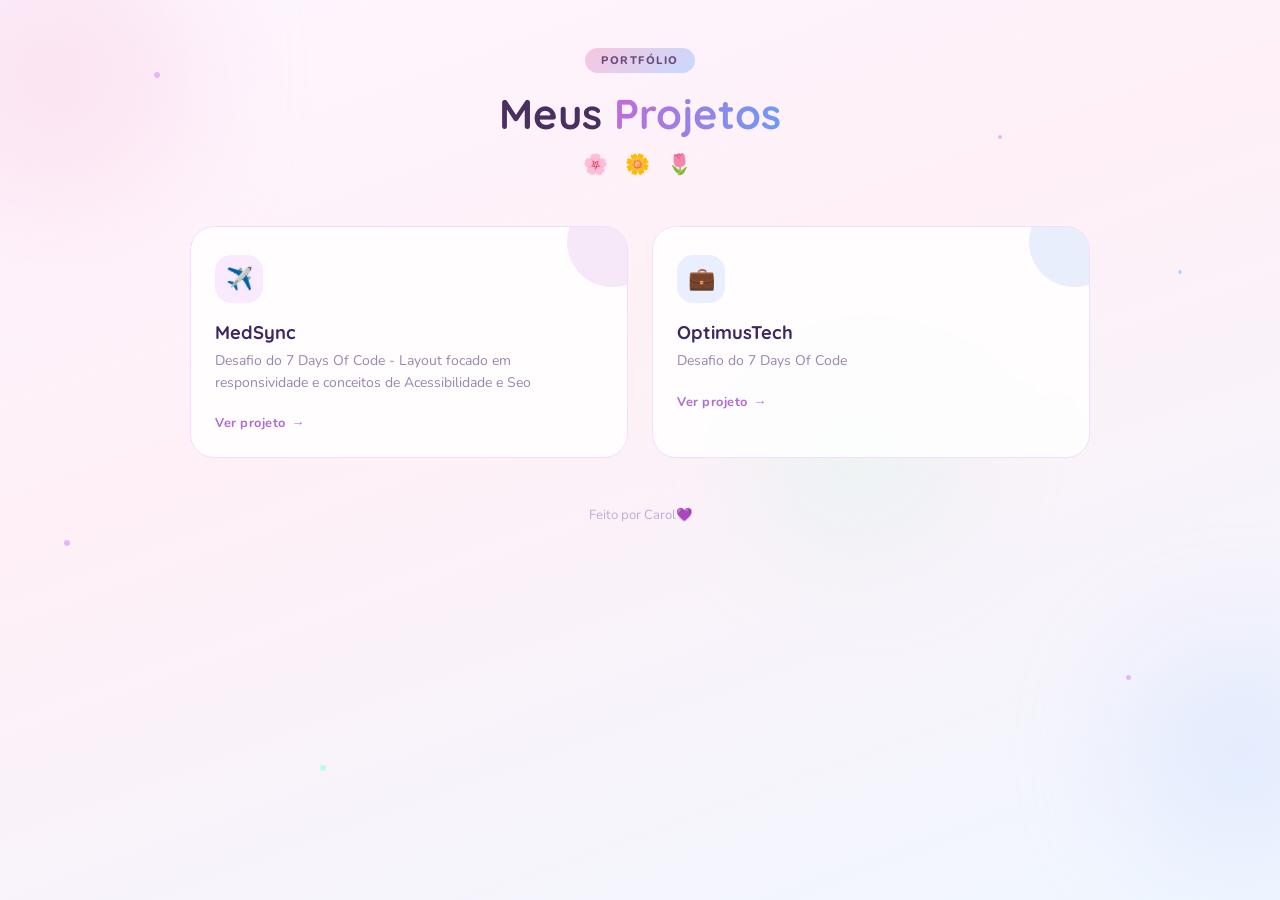
<file: index.html>
<!doctype html>
<html lang="pt-br">

<head>
    <meta charset="UTF-8" />
    <link rel="icon" type="image/x-icon" href="favicon.png">
    <title>Minhas Landing Pages</title>
    <meta name="viewport" content="width=device-width, initial-scale=1.0" />
    <link rel="preconnect" href="https://fonts.googleapis.com" />
    <link
        href="https://fonts.googleapis.com/css2?family=Nunito:wght@400;600;700;800&family=Quicksand:wght@500;600;700&display=swap"
        rel="stylesheet" />
    <link rel="stylesheet" href="style.css" />
</head>

<body>
    <div class="deco-blob blob1"></div>
    <div class="deco-blob blob2"></div>
    <div class="deco-blob blob3"></div>

    <div class="stars">
        <div class="star" style="top: 8%; left: 12%; animation-delay: 0s"></div>
        <div class="star" style="top: 15%; left: 78%; animation-delay: 0.8s; width: 4px; height: 4px;"></div>
        <div class="star" style="top: 60%; left: 5%; animation-delay: 1.4s"></div>
        <div class="star" style="top: 75%; left: 88%; animation-delay: 0.3s; width: 5px; height: 5px;"></div>
        <div class="star" style="top: 30%; left: 92%; animation-delay: 2s; width: 4px; height: 4px; background: #b6d4ff;"></div>
        <div class="star" style="top: 85%; left: 25%; animation-delay: 1s; background: #b6ffe6"></div>
    </div>

    <header>
        <div class="header-badge">portfólio</div>
        <h1>Meus <span class="accent">Projetos</span></h1>
        <div class="deco-flowers">🌸 🌼 🌷</div>
    </header>

    <main class="grid">

        <a href="7days-responsive-clinic/index.html" class="card">
            <div class="card-icon">✈️</div>
            <div class="card-content">
                <h2>MedSync</h2>
                <p>Desafio do 7 Days Of Code - Layout focado em responsividade e conceitos de Acessibilidade e Seo</p>
                <span class="card-cta">Ver projeto <span class="cta-arrow">→</span></span>
            </div>
        </a>

        <a href="7days-job-board/index.html" class="card">
            <div class="card-icon">💼</div>
            <div class="card-content">
                <h2>OptimusTech</h2>
                <p>Desafio do 7 Days Of Code</p>
                <span class="card-cta">Ver projeto <span class="cta-arrow">→</span></span>
            </div>
        </a>
    </main>

    <footer>Feito por Carol💜</footer>
</body>

</html>
</file>
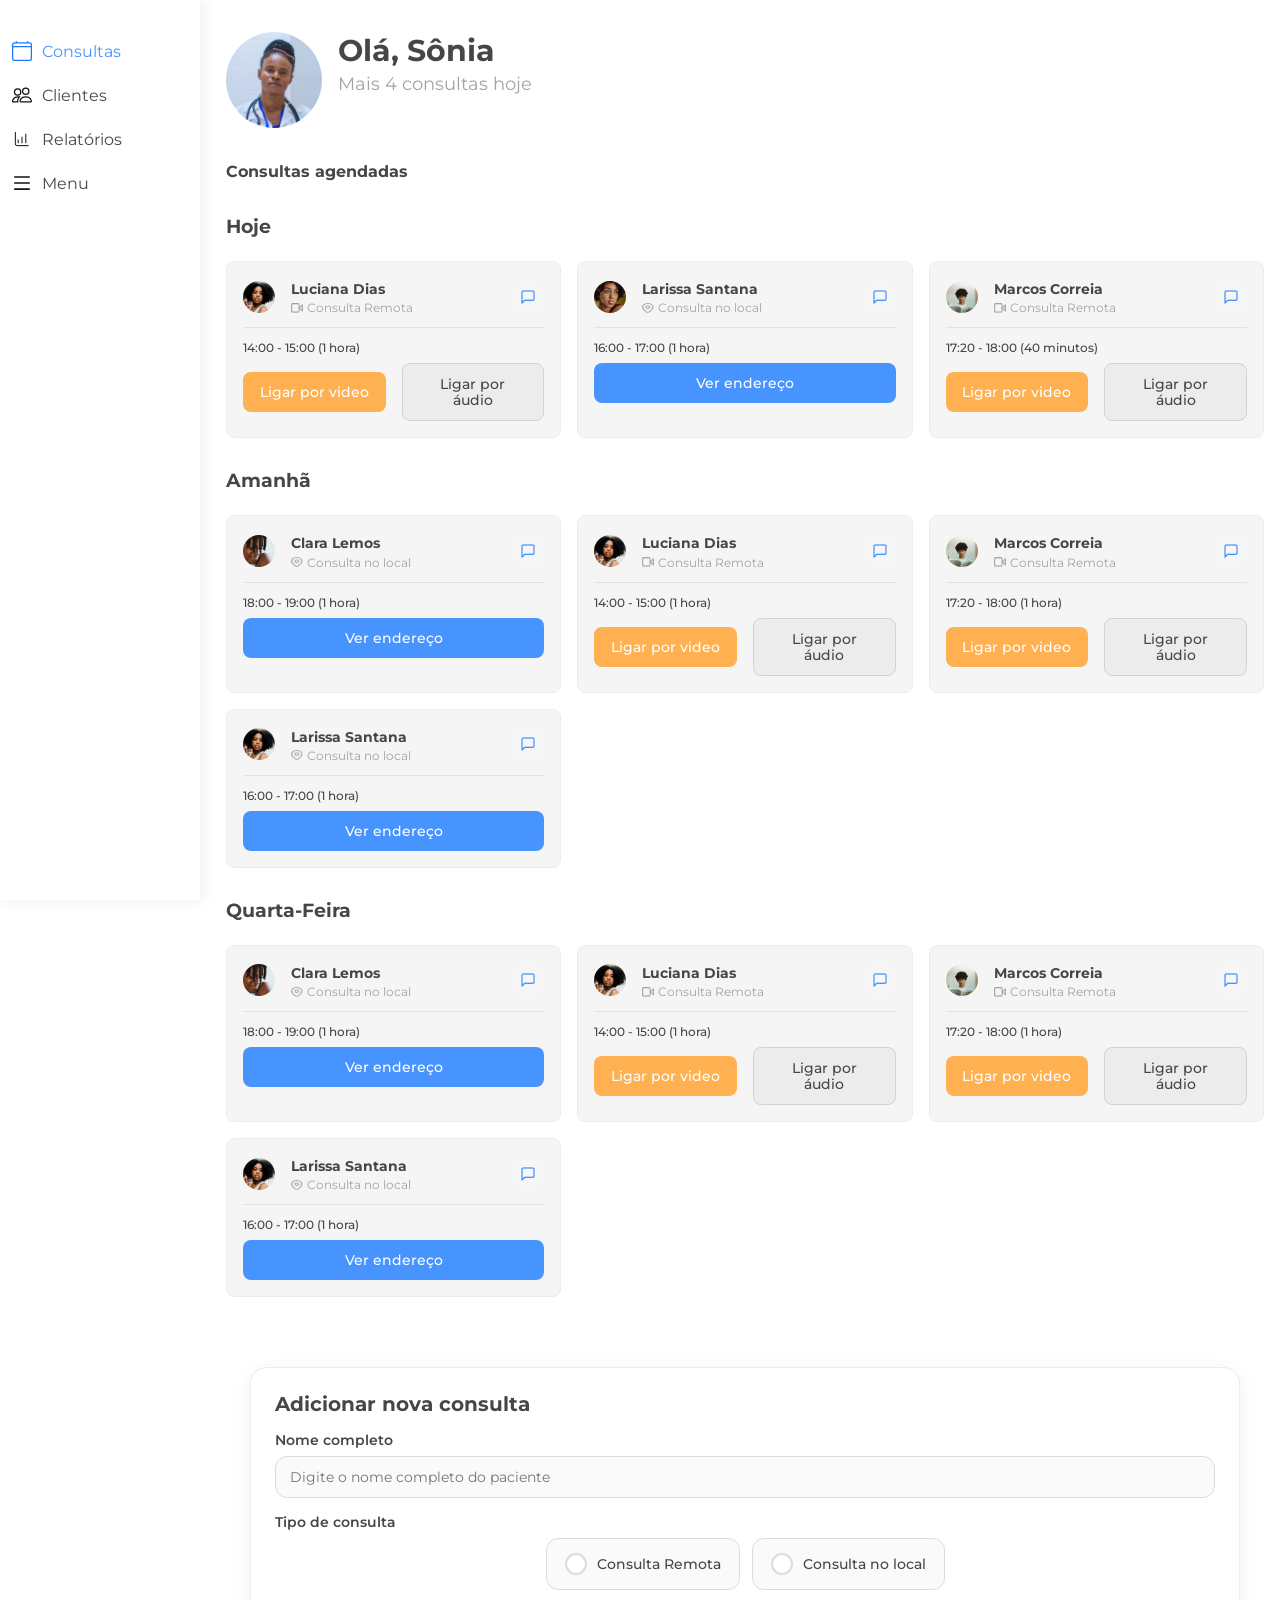
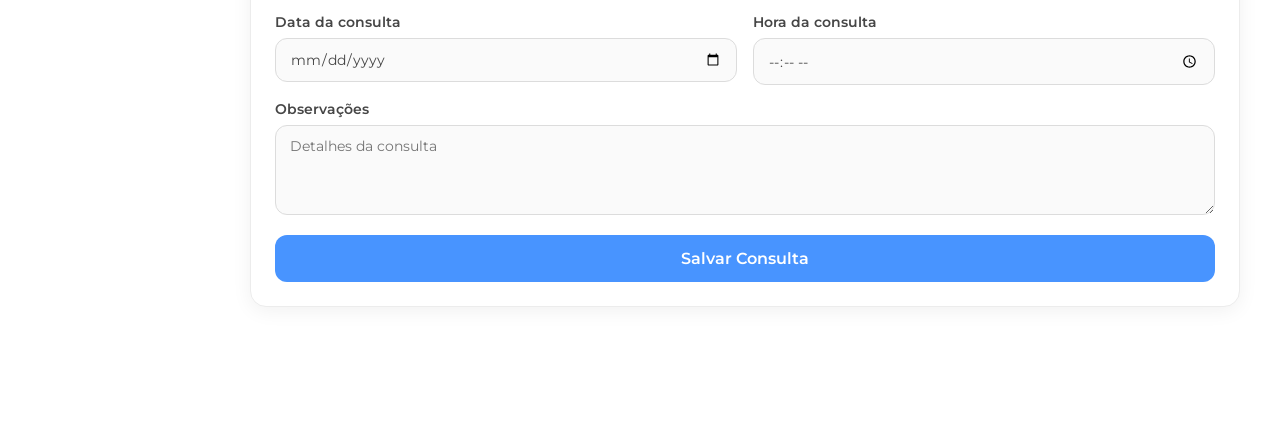
<file: 7days-responsive-clinic/index.html>
<!doctype html>
<html lang="pt">

<head>
    <meta charset="UTF-8" />
    <meta name="viewport" content="width=device-width, initial-scale=1.0" />
    <meta name="description"
        content="Painel MedSync para médicos com agenda de consultas, atendimentos remotos e consultas presenciais." />
    <link rel="preconnect" href="https://fonts.googleapis.com" />
    <link rel="preconnect" href="https://fonts.gstatic.com" crossorigin />
    <link href="https://fonts.googleapis.com/css2?family=Montserrat:ital,wght@0,100..900;1,100..900&display=swap"
        rel="stylesheet" />
    <link rel="stylesheet" href="css/styles.css" />
    <title>MedSync | Agenda de consultas</title>
</head>

<body>
    <header>
        <div class="perfil">
            <img class="header-perfil" src="assets/sonia-desktop.jpg" alt="Sônia" />
            <div class="info-header">
                <h1>Olá, Sônia</h1>
                <p>Mais 4 consultas hoje</p>
            </div>
        </div>
    </header>

    <main id="main-content">
        <section class="lista-consultas">
            <div class="dia-consulta titulo-geral">
                <h2 id="titulo-lista-consultas">Consultas agendadas</h2>
            </div>
            <div class="dia-consulta">
                <h3>Hoje</h3>
            </div>

            <div class="consulta">
                <div class="dados-consulta">
                    <img class="paciente" src="assets/luciana-dias-desktop.jpg" alt="Luciana Dias" />

                    <div class="info">
                        <h2>Luciana Dias</h2>
                        <div class="tipo-consulta">
                            <img class="icone-consulta" src="assets/camera-mobile.png" alt="Camera" />
                            <p>Consulta Remota</p>
                        </div>
                    </div>

                    <img class="icone" src="assets/chat-mobile.png" alt="Chat" />
                </div>
                <hr />
                <div class="opcoes-consulta">
                    <p>14:00 - 15:00 (1 hora)</p>
                    <div class="botoes-consulta">
                        <button class="botao-ligar-video">Ligar por video</button>
                        <button class="botao-ligar-audio">Ligar por áudio</button>
                    </div>
                </div>
            </div>

            <div class="consulta">
                <div class="dados-consulta">
                    <img class="paciente" src="assets/larissa-santana-desktop.jpg" alt="Larissa Santana" />

                    <div class="info">
                        <h2>Larissa Santana</h2>
                        <div class="tipo-consulta">
                            <img class="icone-consulta" src="assets/pin-mobile.png" alt="Camera" />
                            <p>Consulta no local</p>
                        </div>
                    </div>

                    <img class="icone" src="assets/chat-mobile.png" alt="Chat" />
                </div>
                <hr />
                <div class="opcoes-consulta">
                    <p>16:00 - 17:00 (1 hora)</p>
                    <div class="botoes-consulta">
                        <button class="botao-endereco">Ver endereço</button>
                    </div>
                </div>
            </div>

            <div class="consulta">
                <div class="dados-consulta">
                    <img class="paciente" src="assets/marcos-correia-desktop.jpg" alt="Marcos Correia" />

                    <div class="info">
                        <h2>Marcos Correia</h2>
                        <div class="tipo-consulta">
                            <img class="icone-consulta" src="assets/camera-mobile.png" alt="Camera" />
                            <p>Consulta Remota</p>
                        </div>
                    </div>

                    <img class="icone" src="assets/chat-mobile.png" alt="Chat" />
                </div>
                <hr />
                <div class="opcoes-consulta">
                    <p>17:20 - 18:00 (40 minutos)</p>
                    <div class="botoes-consulta">
                        <button class="botao-ligar-video">Ligar por video</button>
                        <button class="botao-ligar-audio">Ligar por áudio</button>
                    </div>
                </div>
            </div>

            <div class="dia-consulta">
                <h3>Amanhã</h3>
            </div>

            <div class="consulta">
                <div class="dados-consulta">
                    <img class="paciente" src="assets/clara-lemos-desktop.jpg" alt="Clara Lemos" />

                    <div class="info">
                        <h2>Clara Lemos</h2>
                        <div class="tipo-consulta">
                            <img class="icone-consulta" src="assets/pin-mobile.png" alt="Camera" />
                            <p>Consulta no local</p>
                        </div>
                    </div>

                    <img class="icone" src="assets/chat-mobile.png" alt="Chat" />
                </div>
                <hr />
                <div class="opcoes-consulta">
                    <p>18:00 - 19:00 (1 hora)</p>
                    <div class="botoes-consulta">
                        <button class="botao-endereco">Ver endereço</button>
                    </div>
                </div>
            </div>

            <div class="consulta">
                <div class="dados-consulta">
                    <img class="paciente" src="assets/luciana-dias-desktop.jpg" alt="Luciana Dias" />

                    <div class="info">
                        <h2>Luciana Dias</h2>
                        <div class="tipo-consulta">
                            <img class="icone-consulta" src="assets/camera-mobile.png" alt="Camera" />
                            <p>Consulta Remota</p>
                        </div>
                    </div>

                    <img class="icone" src="assets/chat-mobile.png" alt="Chat" />
                </div>
                <hr />
                <div class="opcoes-consulta">
                    <p>14:00 - 15:00 (1 hora)</p>
                    <div class="botoes-consulta">
                        <button class="botao-ligar-video">Ligar por video</button>
                        <button class="botao-ligar-audio">Ligar por áudio</button>
                    </div>
                </div>
            </div>

            <div class="consulta">
                <div class="dados-consulta">
                    <img class="paciente" src="assets/marcos-correia-desktop.jpg" alt="Marcos Correia" />

                    <div class="info">
                        <h2>Marcos Correia</h2>
                        <div class="tipo-consulta">
                            <img class="icone-consulta" src="assets/camera-mobile.png" alt="Camera" />
                            <p>Consulta Remota</p>
                        </div>
                    </div>

                    <img class="icone" src="assets/chat-mobile.png" alt="Chat" />
                </div>
                <hr />
                <div class="opcoes-consulta">
                    <p>17:20 - 18:00 (1 hora)</p>
                    <div class="botoes-consulta">
                        <button class="botao-ligar-video">Ligar por video</button>
                        <button class="botao-ligar-audio">Ligar por áudio</button>
                    </div>
                </div>
            </div>

            <div class="consulta">
                <div class="dados-consulta">
                    <img class="paciente" src="assets/luciana-dias-desktop.jpg" alt="Luciana Dias" />

                    <div class="info">
                        <h2>Larissa Santana</h2>
                        <div class="tipo-consulta">
                            <img class="icone-consulta" src="assets/pin-mobile.png" alt="Camera" />
                            <p>Consulta no local</p>
                        </div>
                    </div>

                    <img class="icone" src="assets/chat-mobile.png" alt="Chat" />
                </div>
                <hr />
                <div class="opcoes-consulta">
                    <p>16:00 - 17:00 (1 hora)</p>
                    <div class="botoes-consulta">
                        <button class="botao-endereco">Ver endereço</button>
                    </div>
                </div>
            </div>

            <div class="dia-consulta">
                <h3>Quarta-Feira</h3>
            </div>

            <div class="consulta">
                <div class="dados-consulta">
                    <img class="paciente" src="assets/clara-lemos-desktop.jpg" alt="Clara Lemos" />

                    <div class="info">
                        <h2>Clara Lemos</h2>
                        <div class="tipo-consulta">
                            <img class="icone-consulta" src="assets/pin-mobile.png" alt="Camera" />
                            <p>Consulta no local</p>
                        </div>
                    </div>

                    <img class="icone" src="assets/chat-mobile.png" alt="Chat" />
                </div>
                <hr />
                <div class="opcoes-consulta">
                    <p>18:00 - 19:00 (1 hora)</p>
                    <div class="botoes-consulta">
                        <button class="botao-endereco">Ver endereço</button>
                    </div>
                </div>
            </div>

            <div class="consulta">
                <div class="dados-consulta">
                    <img class="paciente" src="assets/luciana-dias-desktop.jpg" alt="Luciana Dias" />

                    <div class="info">
                        <h2>Luciana Dias</h2>
                        <div class="tipo-consulta">
                            <img class="icone-consulta" src="assets/camera-mobile.png" alt="Camera" />
                            <p>Consulta Remota</p>
                        </div>
                    </div>

                    <img class="icone" src="assets/chat-mobile.png" alt="Chat" />
                </div>
                <hr />
                <div class="opcoes-consulta">
                    <p>14:00 - 15:00 (1 hora)</p>
                    <div class="botoes-consulta">
                        <button class="botao-ligar-video">Ligar por video</button>
                        <button class="botao-ligar-audio">Ligar por áudio</button>
                    </div>
                </div>
            </div>

            <div class="consulta">
                <div class="dados-consulta">
                    <img class="paciente" src="assets/marcos-correia-desktop.jpg" alt="Marcos Correia" />

                    <div class="info">
                        <h2>Marcos Correia</h2>
                        <div class="tipo-consulta">
                            <img class="icone-consulta" src="assets/camera-mobile.png" alt="Camera" />
                            <p>Consulta Remota</p>
                        </div>
                    </div>

                    <img class="icone" src="assets/chat-mobile.png" alt="Chat" />
                </div>
                <hr />
                <div class="opcoes-consulta">
                    <p>17:20 - 18:00 (1 hora)</p>
                    <div class="botoes-consulta">
                        <button class="botao-ligar-video">Ligar por video</button>
                        <button class="botao-ligar-audio">Ligar por áudio</button>
                    </div>
                </div>
            </div>

            <div class="consulta">
                <div class="dados-consulta">
                    <img class="paciente" src="assets/luciana-dias-desktop.jpg" alt="Luciana Dias" />

                    <div class="info">
                        <h2>Larissa Santana</h2>
                        <div class="tipo-consulta">
                            <img class="icone-consulta" src="assets/pin-mobile.png" alt="Camera" />
                            <p>Consulta no local</p>
                        </div>
                    </div>

                    <img class="icone" src="assets/chat-mobile.png" alt="Chat" />
                </div>
                <hr />
                <div class="opcoes-consulta">
                    <p>16:00 - 17:00 (1 hora)</p>
                    <div class="botoes-consulta">
                        <button class="botao-endereco">Ver endereço</button>
                    </div>
                </div>
            </div>
        </section>

        <section class="formulario-final" aria-labelledby="titulo-formulario">
            <div class="container-formulario">
                <h2 id="titulo-formulario">Adicionar nova consulta</h2>
                <form>
                    <label for="nome">Nome completo</label>
                    <input id="nome" name="nome" type="text" placeholder="Digite o nome completo do paciente" />

                    <div class="tipo-consulta-fieldset">
                        <label>Tipo de consulta</label>
                        <div class="tipo-consulta">
                            <input id="presencial" type="radio" name="consulta" value="Presencial" />
                            <label for="presencial">Consulta Remota</label>

                            <input id="local" type="radio" name="consulta" value="No Local" />
                            <label for="local">Consulta no local</label>
                        </div>
                    </div>

                    <div class="linha-data-hora">
                        <div class="campo">
                            <label for="data-consulta">Data da consulta</label>
                            <input id="data-consulta" name="data-consulta" type="date" />
                        </div>

                        <div class="campo">
                            <label for="hora-consulta">Hora da consulta</label>
                            <input id="hora-consulta" name="hora-consulta" type="time" />
                        </div>
                    </div>

                    <label for="mensagem">Observações</label>
                    <textarea id="mensagem" name="mensagem" rows="4" placeholder="Detalhes da consulta"></textarea>

                    <button type="submit" class="botao-submit">Salvar Consulta</button>
                </form>
            </div>
        </section>
    </main>

    <footer class="footer" aria-label="Navegação principal">
        <button type="button" class="icone-mais botao-mais-opcoes" aria-label="Abrir mais opções" aria-expanded="false"
            aria-controls="botoesAdicionais">
            <img src="assets/maisicone.svg" alt="" aria-hidden="true" />
        </button>

        <nav class="barra-footer" aria-label="Menu principal">
            <button type="button" class="elemento-footer ativa" aria-pressed="true">
                <img class="consultas" src="assets/calendar.svg" alt="" aria-hidden="true" />
                <span>Consultas</span>
            </button>
            <button type="button" class="elemento-footer" aria-pressed="false">
                <img class="clientes" src="assets/clientes.svg" alt="" aria-hidden="true" />
                <span>Clientes</span>
            </button>
            <button type="button" class="elemento-footer" aria-pressed="false">
                <img class="relatorios" src="assets/graph-bar.svg" alt="" aria-hidden="true" />
                <span>Relatórios</span>
            </button>
            <button type="button" class="elemento-footer" aria-pressed="false">
                <img class="menu" src="assets/barra-de-menu.svg" alt="" aria-hidden="true" />
                <span>Menu</span>
            </button>
        </nav>
    </footer>

    <!-- Overlay -->
    <div class="overlay" id="overlay"></div>

    <!-- Botões adicionais -->
    <div class="botoes-adicionais" id="botoesAdicionais" aria-hidden="true">
        <div class="botao-pin">
            <span class="label-adicional">Nova consulta na casa do paciente</span>
            <button type="button" class="botao-adicional botao-nova-consulta"
                aria-label="Nova consulta na casa do paciente">
                <img src="assets/pinfabiconee.svg" alt="" aria-hidden="true" />
            </button>
        </div>
        <div class="botao-pin">
            <span class="label-adicional">Nova consulta por vídeo</span>
            <button type="button" class="botao-adicional botao-nova-consulta" aria-label="Nova consulta por vídeo">
                <img src="assets/Camerafab.svg" alt="" aria-hidden="true" />
            </button>
        </div>
    </div>

    <script>
        const botaoMaisOpcoes = document.querySelector(".botao-mais-opcoes");
        const overlay = document.getElementById("overlay");
        const botoesAdicionais = document.getElementById("botoesAdicionais");

        botaoMaisOpcoes.addEventListener("click", () => {
            const isOpen = overlay.classList.toggle("ativo");
            botoesAdicionais.classList.toggle("ativo");
            botaoMaisOpcoes.setAttribute("aria-expanded", isOpen.toString());
            botoesAdicionais.setAttribute("aria-hidden", (!isOpen).toString());
        });

        overlay.addEventListener("click", () => {
            overlay.classList.remove("ativo");
            botoesAdicionais.classList.remove("ativo");
            botaoMaisOpcoes.setAttribute("aria-expanded", "false");
            botoesAdicionais.setAttribute("aria-hidden", "true");
        });

        const opcoes = document.querySelectorAll(".elemento-footer");

        opcoes.forEach((opcao) => {
            opcao.addEventListener("click", () => {
                opcoes.forEach((o) => o.classList.remove("ativa"));

                opcao.classList.add("ativa");
            });
        });
    </script>
</body>

</html>
</file>
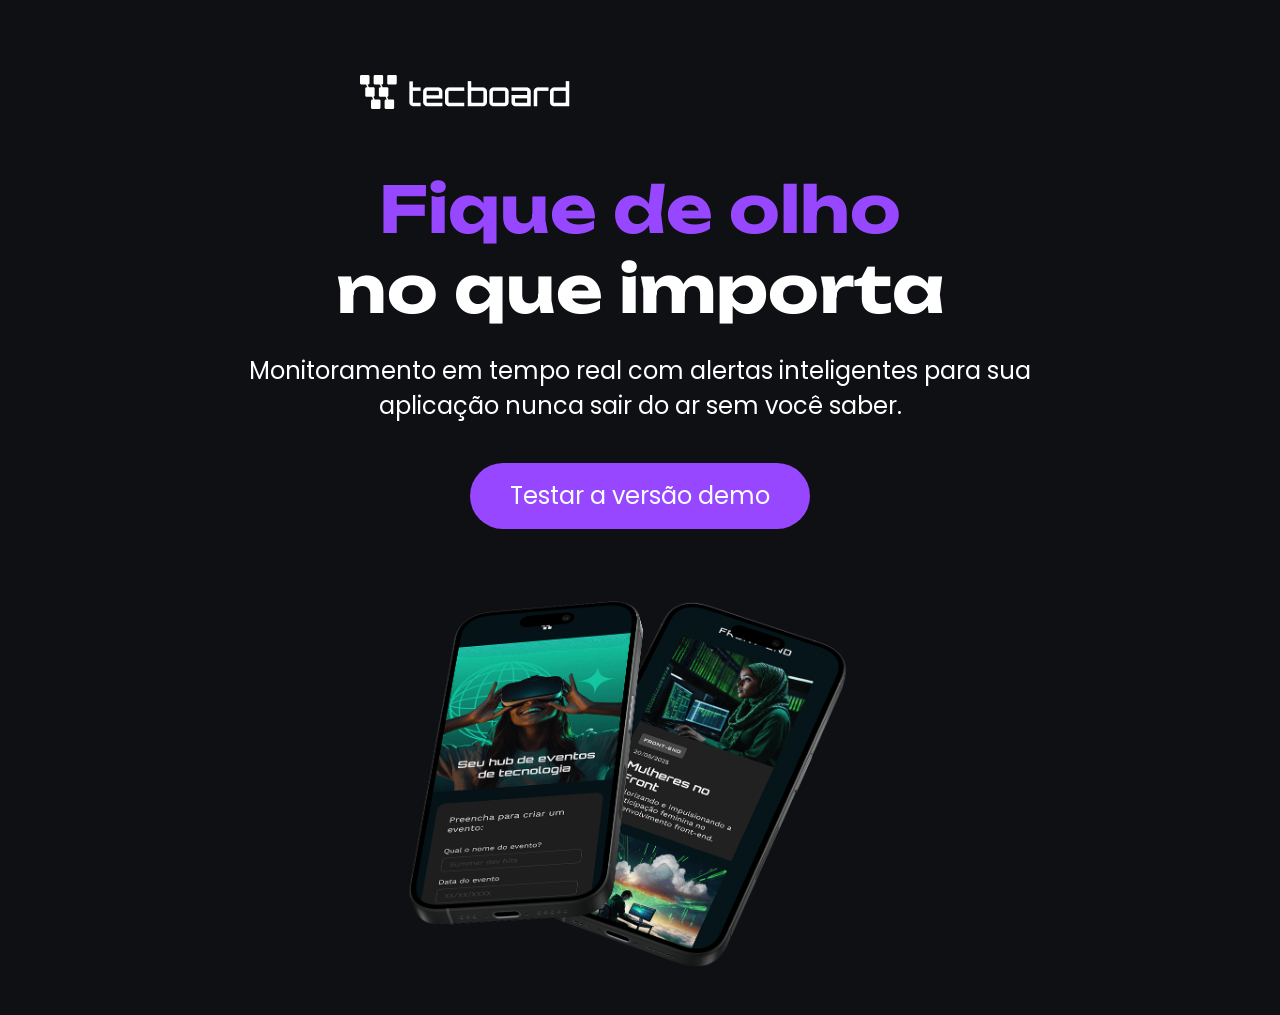
<file: tecboard/index.html>
<!DOCTYPE html>
<html lang="pt-br">
<head>
    <meta charset="UTF-8">
    <meta name="viewport" content="width=device-width, initial-scale=1.0">
    <meta name="description" content="Monitoramento em tempo real com alertas inteligentes para sua aplicação nunca sair do ar sem você saber.">

    <link rel="icon" href="Favicon2.svg" type="image/svg+xml">
    <link rel="stylesheet" href="styles.css">
    <link rel="preconnect" href="https://fonts.googleapis.com">
    <link rel="preconnect" href="https://fonts.gstatic.com" crossorigin>
    <link href="https://fonts.googleapis.com/css2?family=Poppins:ital,wght@0,100;0,200;0,300;0,400;0,500;0,600;0,700;0,800;0,900;1,100;1,200;1,300;1,400;1,500;1,600;1,700;1,800;1,900&family=Unbounded:wght@200..900&display=swap" rel="stylesheet">
    <title>Tecboard</title>
</head>
<body>
    <header>
        <img src="assets/logo-tecboard-claro.png" alt="Logo da Tecboard">
    </header>

    <main>
        <section>

            <h1>
                <span>Fique de olho</span>
                <br>no que importa
            </h1>

            <p>
                Monitoramento em tempo real com alertas
                inteligentes para sua<br> aplicação nunca sair do
                ar sem você saber.
            </p>

            <a href="#">Testar a versão demo</a>

            <img src="assets/celulares-techboard-desktop.png" alt="Imagem de celulares mostrando a interface do Tecboard">

        </section>
    </main>
</body>
</html>
</file>
<file: style.css>
/* Reset */
*,
*::before,
*::after {
    margin: 0;
    padding: 0;
    box-sizing: border-box;
}

body {
    font-family: 'Nunito', sans-serif;
    background: linear-gradient(160deg, #fdf6ff 0%, #fff0f7 40%, #f0f7ff 100%);
    min-height: 100vh;
    padding: 48px 24px 56px;
    position: relative;
    overflow-x: hidden;
    color: #3d2760;
}

/* Blobs decorativos */
.deco-blob {
    position: fixed;
    border-radius: 50%;
    filter: blur(60px);
    opacity: 0.35;
    pointer-events: none;
    z-index: 0;
}

.blob1 {
    width: 280px;
    height: 280px;
    background: #f9c6e0;
    top: -70px;
    left: -90px;
}

.blob2 {
    width: 220px;
    height: 220px;
    background: #c6d9ff;
    bottom: 40px;
    right: -70px;
}

.blob3 {
    width: 180px;
    height: 180px;
    background: #c6f5e6;
    top: 40%;
    left: 60%;
}

/* Estrelinhas */
.stars {
    position: fixed;
    inset: 0;
    pointer-events: none;
    z-index: 0;
}

.star {
    position: absolute;
    width: 6px;
    height: 6px;
    border-radius: 50%;
    background: #e9b6f0;
    animation: twinkle 3s infinite alternate;
}

@keyframes twinkle {
    from {
        opacity: 0.2;
        transform: scale(0.8);
    }

    to {
        opacity: 0.9;
        transform: scale(1.3);
    }
}

/* Header */
header {
    text-align: center;
    margin-bottom: 48px;
    position: relative;
    z-index: 1;
}

.header-badge {
    display: inline-block;
    background: linear-gradient(135deg, #f9c6e0, #c6d9ff);
    color: #6b4a7a;
    font-size: 11px;
    font-weight: 800;
    letter-spacing: 0.14em;
    text-transform: uppercase;
    padding: 5px 16px;
    border-radius: 99px;
    margin-bottom: 16px;
}

header h1 {
    font-family: 'Quicksand', sans-serif;
    font-size: 2.6rem;
    font-weight: 700;
    color: #4a3060;
    line-height: 1.2;
    margin-bottom: 8px;
}

.accent {
    background: linear-gradient(90deg, #c06bda, #6b9bf7);
    -webkit-background-clip: text;
    -webkit-text-fill-color: transparent;
}

header p {
    color: #9a85b0;
    font-size: 1rem;
    font-weight: 500;
}

.deco-flowers {
    margin-top: 12px;
    font-size: 20px;
    letter-spacing: 6px;
}

/* Grid */
.grid {
    max-width: 900px;
    margin: 0 auto;
    display: grid;
    grid-template-columns: repeat(auto-fit, minmax(240px, 1fr));
    gap: 24px;
    position: relative;
    z-index: 1;
}

/* Card */
.card {
    background: rgba(255, 255, 255, 0.82);
    border: 1.5px solid #f0deff;
    border-radius: 24px;
    padding: 28px 24px 24px;
    text-decoration: none;
    color: inherit;
    display: block;
    transition: transform 0.25s cubic-bezier(.34, 1.56, .64, 1), box-shadow 0.25s ease, border-color 0.25s;
    position: relative;
    overflow: hidden;
    backdrop-filter: blur(6px);
}

.card::before {
    content: "";
    position: absolute;
    top: -30px;
    right: -30px;
    width: 90px;
    height: 90px;
    border-radius: 50%;
    opacity: 0.15;
    transition: opacity 0.3s, transform 0.3s;
}

.card:nth-child(1)::before {
    background: #c06bda;
}

.card:nth-child(2)::before {
    background: #6b9bf7;
}

.card:nth-child(3)::before {
    background: #5dd6b0;
}

.card:hover {
    transform: translateY(-8px) scale(1.02);
    box-shadow: 0 16px 48px rgba(160, 100, 200, 0.18);
    border-color: #d9b8f8;
}

.card:hover::before {
    opacity: 0.28;
    transform: scale(1.2);
}

/* Ícone */
.card-icon {
    width: 48px;
    height: 48px;
    border-radius: 16px;
    display: flex;
    align-items: center;
    justify-content: center;
    font-size: 22px;
    margin-bottom: 18px;
}

.card:nth-child(1) .card-icon {
    background: #f9eaff;
}

.card:nth-child(2) .card-icon {
    background: #eaefff;
}

.card:nth-child(3) .card-icon {
    background: #e8faf4;
}

/* Conteúdo */
.card-content h2 {
    font-family: 'Quicksand', sans-serif;
    font-size: 1.15rem;
    font-weight: 700;
    color: #3d2760;
    margin-bottom: 6px;
}

.card-content p {
    font-size: 0.875rem;
    color: #9a85b0;
    line-height: 1.55;
    margin-bottom: 18px;
}

.card-cta {
    display: inline-flex;
    align-items: center;
    gap: 6px;
    font-size: 0.8rem;
    font-weight: 700;
    color: #b06ad6;
    letter-spacing: 0.04em;
}

.cta-arrow {
    display: inline-block;
    transition: transform 0.2s;
}

.card:hover .cta-arrow {
    transform: translateX(4px);
}

/* Footer */
footer {
    text-align: center;
    margin-top: 48px;
    color: #c2aad8;
    font-size: 0.82rem;
    position: relative;
    z-index: 1;
}

/* Responsivo */
@media (max-width: 600px) {
    header h1 {
        font-size: 2rem;
    }
}
</file>
<file: 7days-responsive-clinic/css/styles.css>
@import url(header.css);
@import url(lista-consultas.css);
@import url(footer.css);
@import url(form.css);

* {
    font-family: "Montserrat", sans-serif;
    margin: 0;
    padding: 0;
    box-sizing: border-box;

}

:root {
    --tittle-color: #464646;
    --text-color: #A3A3A3;

    --button-video: #FFB050;
    --button-audio: #ECECEC;
    --button-adress: #4894FF;

    --divisor: #464646;

    --tittle-weight: 700;
    --text-weight: 400;
}

body {
    padding-bottom: 80px;
    overflow-x: hidden;
}
</file>
<file: tecboard/styles.css>
/* Reset */
*{
    margin: 0;
    padding: 0;
}

/* Estilo Desktop */
body{
    background-color: #0E1014;
    color: #fff;
}

header img{
    display: block;
    margin: 75px 0 0 360px;
}

h1{
    font-family: "Unbounded", sans-serif;
    font-weight: bold;
    font-size: 64px;
    text-align: center;
    margin-top: 60px;
}

h1 span{
    color: #9747ff;
}

p{
    font-family: "Poppins", sans-serif;
    font-size: 24px;
    text-align: center;
    margin-top: 24px;
}

a{
    color: #fff;
    font-size: 24px;
    font-family: "Poppins", sans-serif;
    text-decoration: none;
    background-color: #9747ff;
    display: block;
    width: 340px;
    height: 66px;
    text-align: center;
    line-height: 66px;
    border-radius: 36px;
    margin: 40px auto;
}

a:hover{
    background-color: #8233e8;
}

section img{
    display: block;
    width: 792px;
    height: 446px;
    margin: 0 auto;
}

/* Tablet */
@media(max-width: 768px){

    header img{
        margin: 65px 0 0 60px;
    }
    p{
        width: 648px;
        margin: 24px auto;
    }
}
@media(max-width: 375px){

    header img{
        margin: 32px 0 0 16px;
    }
    h1{
        font-size: 40px;
    }
    p{
        width: 340px;
        font-size: 20px;
    }
    section img{
        width: 341px;
        height: auto;
    }
}
</file>
